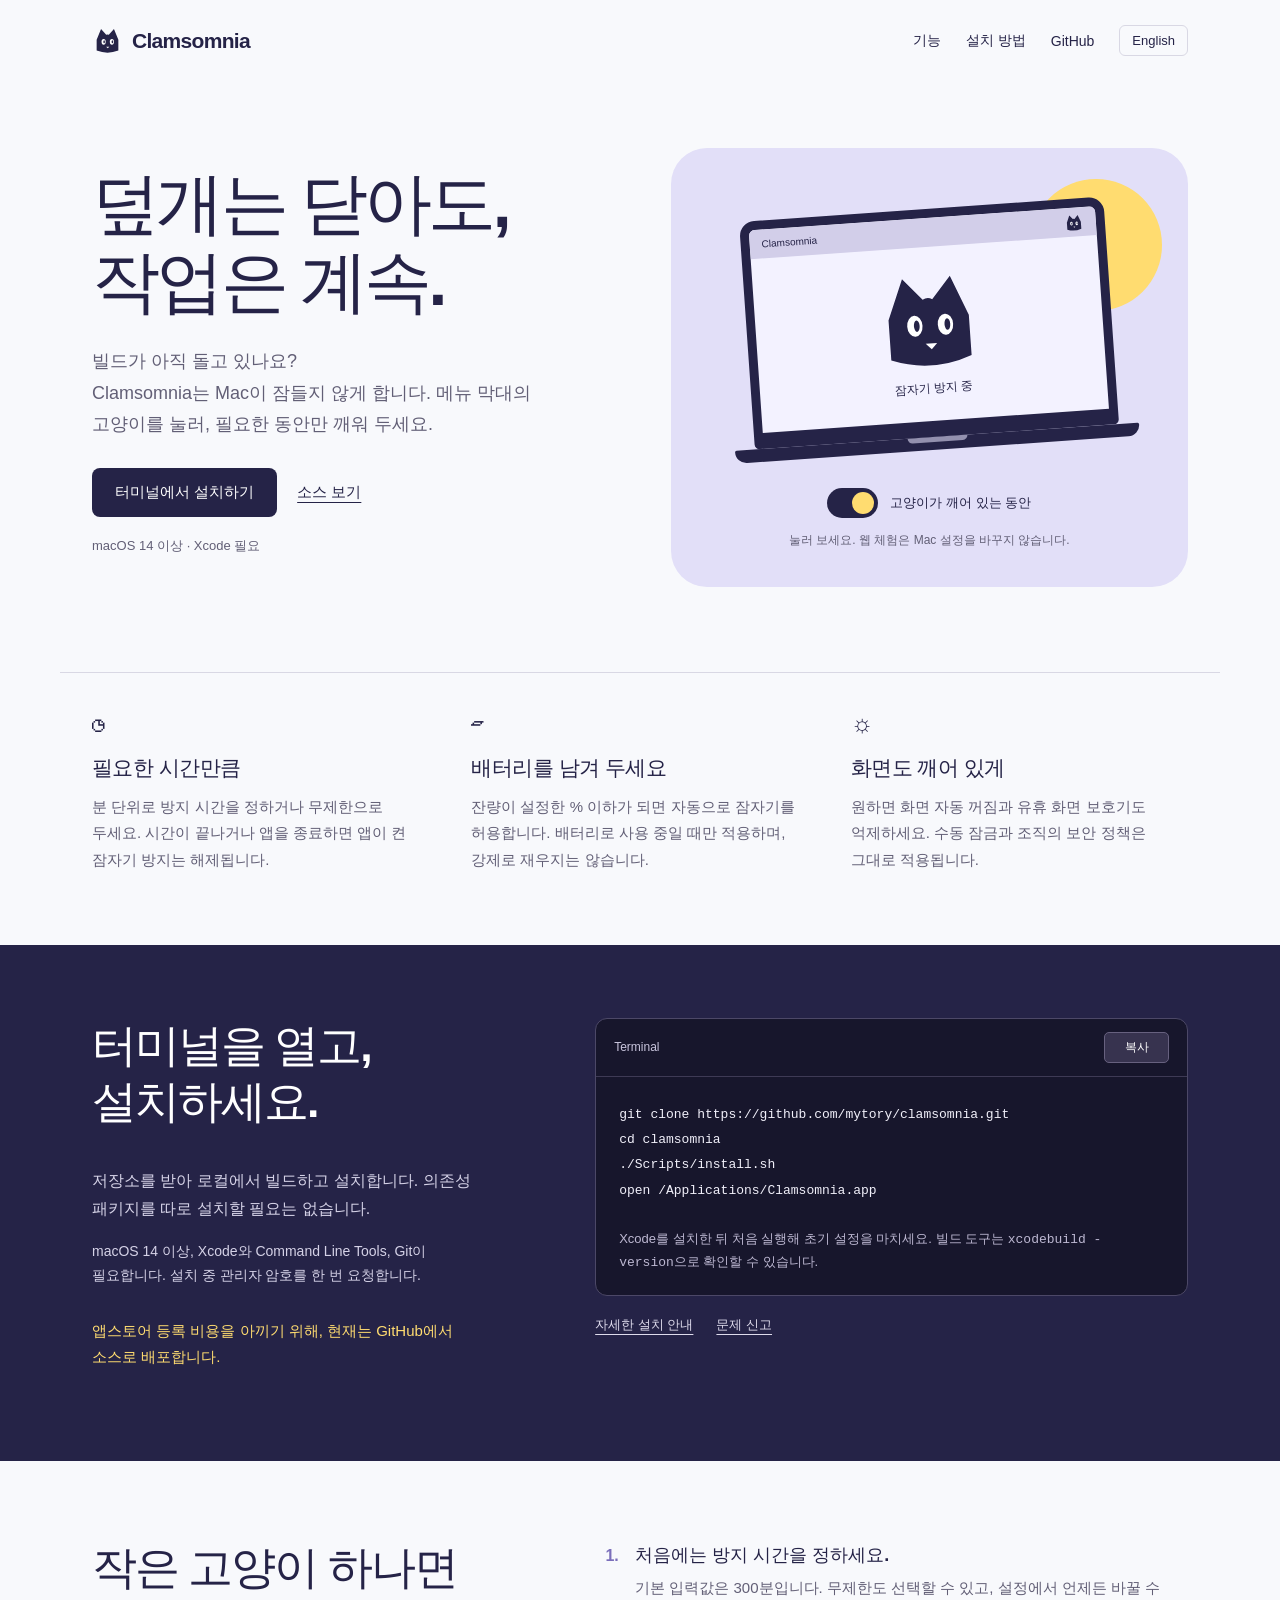
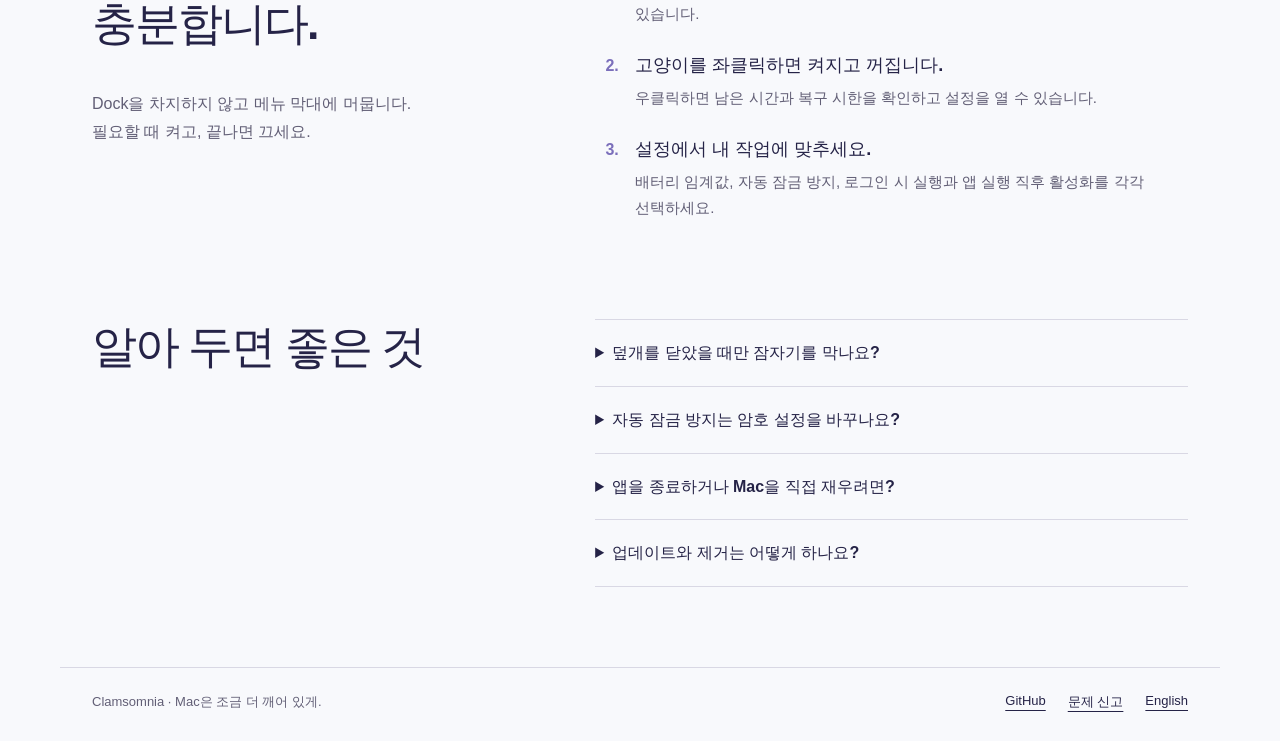
<file: docs/index.html>
<!doctype html>
<html lang="ko">
<head>
  <meta charset="utf-8"><meta name="viewport" content="width=device-width, initial-scale=1">
  <title>Clamsomnia — Mac은 조금 더 깨어 있게</title>
  <meta name="description" content="MacBook 덮개를 닫아도 작업을 이어 가세요. 메뉴 막대에서 잠자기를 제어하는 macOS 앱 Clamsomnia. 소스 설치 방법과 배터리 자동 해제 옵션을 소개합니다.">
  <meta name="theme-color" content="#252347">
  <meta property="og:title" content="Clamsomnia — Mac은 조금 더 깨어 있게"><meta property="og:description" content="메뉴 막대의 작은 고양이로 제어하는 Mac 잠자기 방지. 개발자를 위한 소스 설치 안내."><meta property="og:type" content="website"><meta property="og:url" content="https://mytory.github.io/clamsomnia/">
  <link rel="canonical" href="https://mytory.github.io/clamsomnia/">
  <link rel="alternate" hreflang="ko" href="https://mytory.github.io/clamsomnia/"><link rel="alternate" hreflang="en" href="https://mytory.github.io/clamsomnia/en/">
  <link rel="icon" href="assets/cat.svg" type="image/svg+xml"><link rel="stylesheet" href="assets/style.css"><script src="assets/main.js" defer></script>
</head>
<body>
  <a class="skip" href="#main">본문으로 건너뛰기</a>
  <header class="wrap">
    <a class="brand" href="./" aria-label="Clamsomnia 홈"><img src="assets/cat.svg" alt="" width="31" height="31">Clamsomnia</a>
    <nav aria-label="주 메뉴"><a class="nav-feature" href="#features">기능</a><a href="#install">설치 방법</a><a class="nav-source" href="https://github.com/mytory/clamsomnia">GitHub</a><a class="language" href="en/" lang="en" hreflang="en">English</a></nav>
  </header>
  <main id="main">
    <section class="hero wrap" aria-labelledby="hero-title">
      <div><h1 id="hero-title">덮개는 닫아도,<br>작업은 계속.</h1><p class="intro">빌드가 아직 돌고 있나요?<br>Clamsomnia는 Mac이 잠들지 않게 합니다. 메뉴 막대의 고양이를 눌러, 필요한 동안만 깨워 두세요.</p><div class="actions"><a class="button" href="#install">터미널에서 설치하기</a><a class="text-link" href="https://github.com/mytory/clamsomnia">소스 보기</a></div><p class="platform">macOS 14 이상 · Xcode 필요</p></div>
      <div class="stage" aria-label="잠자기 방지 체험">
        <div class="moon" aria-hidden="true"></div><div class="computer" aria-hidden="true"><div class="display"><div class="menubar"><span>Clamsomnia</span><img src="assets/cat.svg" alt=""></div><img class="cat-big" src="assets/cat.svg" alt=""><p class="screen-status">잠자기 방지 중</p></div><div class="laptop-base"></div></div>
        <div class="demo-control"><button class="switch" type="button" role="switch" aria-checked="true" aria-label="잠자기 방지 체험"></button><span class="demo-label">고양이가 깨어 있는 동안</span></div><p class="demo-hint">눌러 보세요. 웹 체험은 Mac 설정을 바꾸지 않습니다.</p>
      </div>
    </section>
    <section class="features wrap" id="features" aria-label="주요 기능">
      <article><span class="feature-symbol" aria-hidden="true">◷</span><h3>필요한 시간만큼</h3><p>분 단위로 방지 시간을 정하거나 무제한으로 두세요. 시간이 끝나거나 앱을 종료하면 앱이 켠 잠자기 방지는 해제됩니다.</p></article>
      <article><span class="feature-symbol" aria-hidden="true">▱</span><h3>배터리를 남겨 두세요</h3><p>잔량이 설정한 % 이하가 되면 자동으로 잠자기를 허용합니다. 배터리로 사용 중일 때만 적용하며, 강제로 재우지는 않습니다.</p></article>
      <article><span class="feature-symbol" aria-hidden="true">☼</span><h3>화면도 깨어 있게</h3><p>원하면 화면 자동 꺼짐과 유휴 화면 보호기도 억제하세요. 수동 잠금과 조직의 보안 정책은 그대로 적용됩니다.</p></article>
    </section>
    <section class="install-shell" id="install" aria-labelledby="install-title"><div class="wrap install-grid">
      <div class="install-copy"><h2 id="install-title">터미널을 열고,<br>설치하세요.</h2><p>저장소를 받아 로컬에서 빌드하고 설치합니다. 의존성 패키지를 따로 설치할 필요는 없습니다.</p><p class="requirements">macOS 14 이상, Xcode와 Command Line Tools, Git이 필요합니다. 설치 중 관리자 암호를 한 번 요청합니다.</p><p class="honest">앱스토어 등록 비용을 아끼기 위해, 현재는 GitHub에서 소스로 배포합니다.</p></div>
      <div><div class="terminal"><div class="terminal-bar"><span>Terminal</span><button class="copy" type="button" aria-live="polite">복사</button></div><pre><code id="install-command">git clone https://github.com/mytory/clamsomnia.git
cd clamsomnia
./Scripts/install.sh
open /Applications/Clamsomnia.app</code></pre><p class="terminal-note">Xcode를 설치한 뒤 처음 실행해 초기 설정을 마치세요. 빌드 도구는 <code>xcodebuild -version</code>으로 확인할 수 있습니다.</p></div><div class="install-links"><a href="https://github.com/mytory/clamsomnia#소스에서-빌드하고-설치하기">자세한 설치 안내</a><a href="https://github.com/mytory/clamsomnia/issues">문제 신고</a></div></div>
    </div></section>
    <section class="usage wrap" aria-labelledby="usage-title"><div class="usage-lead"><h2 id="usage-title">작은 고양이 하나면<br>충분합니다.</h2><p>Dock을 차지하지 않고 메뉴 막대에 머뭅니다. 필요할 때 켜고, 끝나면 끄세요.</p></div><ol class="steps"><li><strong>처음에는 방지 시간을 정하세요.</strong><p>기본 입력값은 300분입니다. 무제한도 선택할 수 있고, 설정에서 언제든 바꿀 수 있습니다.</p></li><li><strong>고양이를 좌클릭하면 켜지고 꺼집니다.</strong><p>우클릭하면 남은 시간과 복구 시한을 확인하고 설정을 열 수 있습니다.</p></li><li><strong>설정에서 내 작업에 맞추세요.</strong><p>배터리 임계값, 자동 잠금 방지, 로그인 시 실행과 앱 실행 직후 활성화를 각각 선택하세요.</p></li></ol></section>
    <section class="faq wrap" aria-labelledby="faq-title"><h2 id="faq-title">알아 두면 좋은 것</h2><div class="questions">
      <details><summary>덮개를 닫았을 때만 잠자기를 막나요?</summary><p>시스템 잠자기 자체를 비활성화하므로 다른 잠자기 상황에도 영향을 줍니다. 배터리 부족이나 과열 등에서는 macOS가 잠들 수 있습니다. 가방에 넣어 이동할 때는 발열과 배터리를 확인하세요.</p></details>
      <details><summary>자동 잠금 방지는 암호 설정을 바꾸나요?</summary><p>아니요. 방지 세션 동안 화면 꺼짐과 유휴 화면 보호기를 억제합니다. 이미 잠긴 화면을 풀거나 수동 잠금, 덮개 닫기, 관리자의 보안 정책을 무효화하지 않습니다. 화면 유지로 배터리 소모가 늘 수 있습니다.</p></details>
      <details><summary>앱을 종료하거나 Mac을 직접 재우려면?</summary><p>앱을 종료하면 앱이 직접 켠 방지 세션을 복구합니다. 다른 도구가 켠 방지는 종료만으로 해제하지 않습니다. 직접 재우려면 우클릭 메뉴에서 ‘방지 해제 후 잠자기’를 선택하세요.</p></details>
      <details><summary>업데이트와 제거는 어떻게 하나요?</summary><p>업데이트는 앱을 종료한 뒤 저장소에서 <code>git pull --ff-only</code>을 실행하고 <code>./Scripts/install.sh</code>로 다시 설치하세요. 제거는 앱을 종료하고 <code>./Scripts/uninstall.sh</code>를 실행하세요. 앱과 관리자 도우미가 함께 제거됩니다.</p></details>
    </div></section>
  </main>
  <footer class="wrap"><span>Clamsomnia · Mac은 조금 더 깨어 있게.</span><div class="footer-links"><a href="https://github.com/mytory/clamsomnia">GitHub</a><a href="https://github.com/mytory/clamsomnia/issues">문제 신고</a><a href="en/" lang="en">English</a></div></footer>
</body>
</html>
</file>
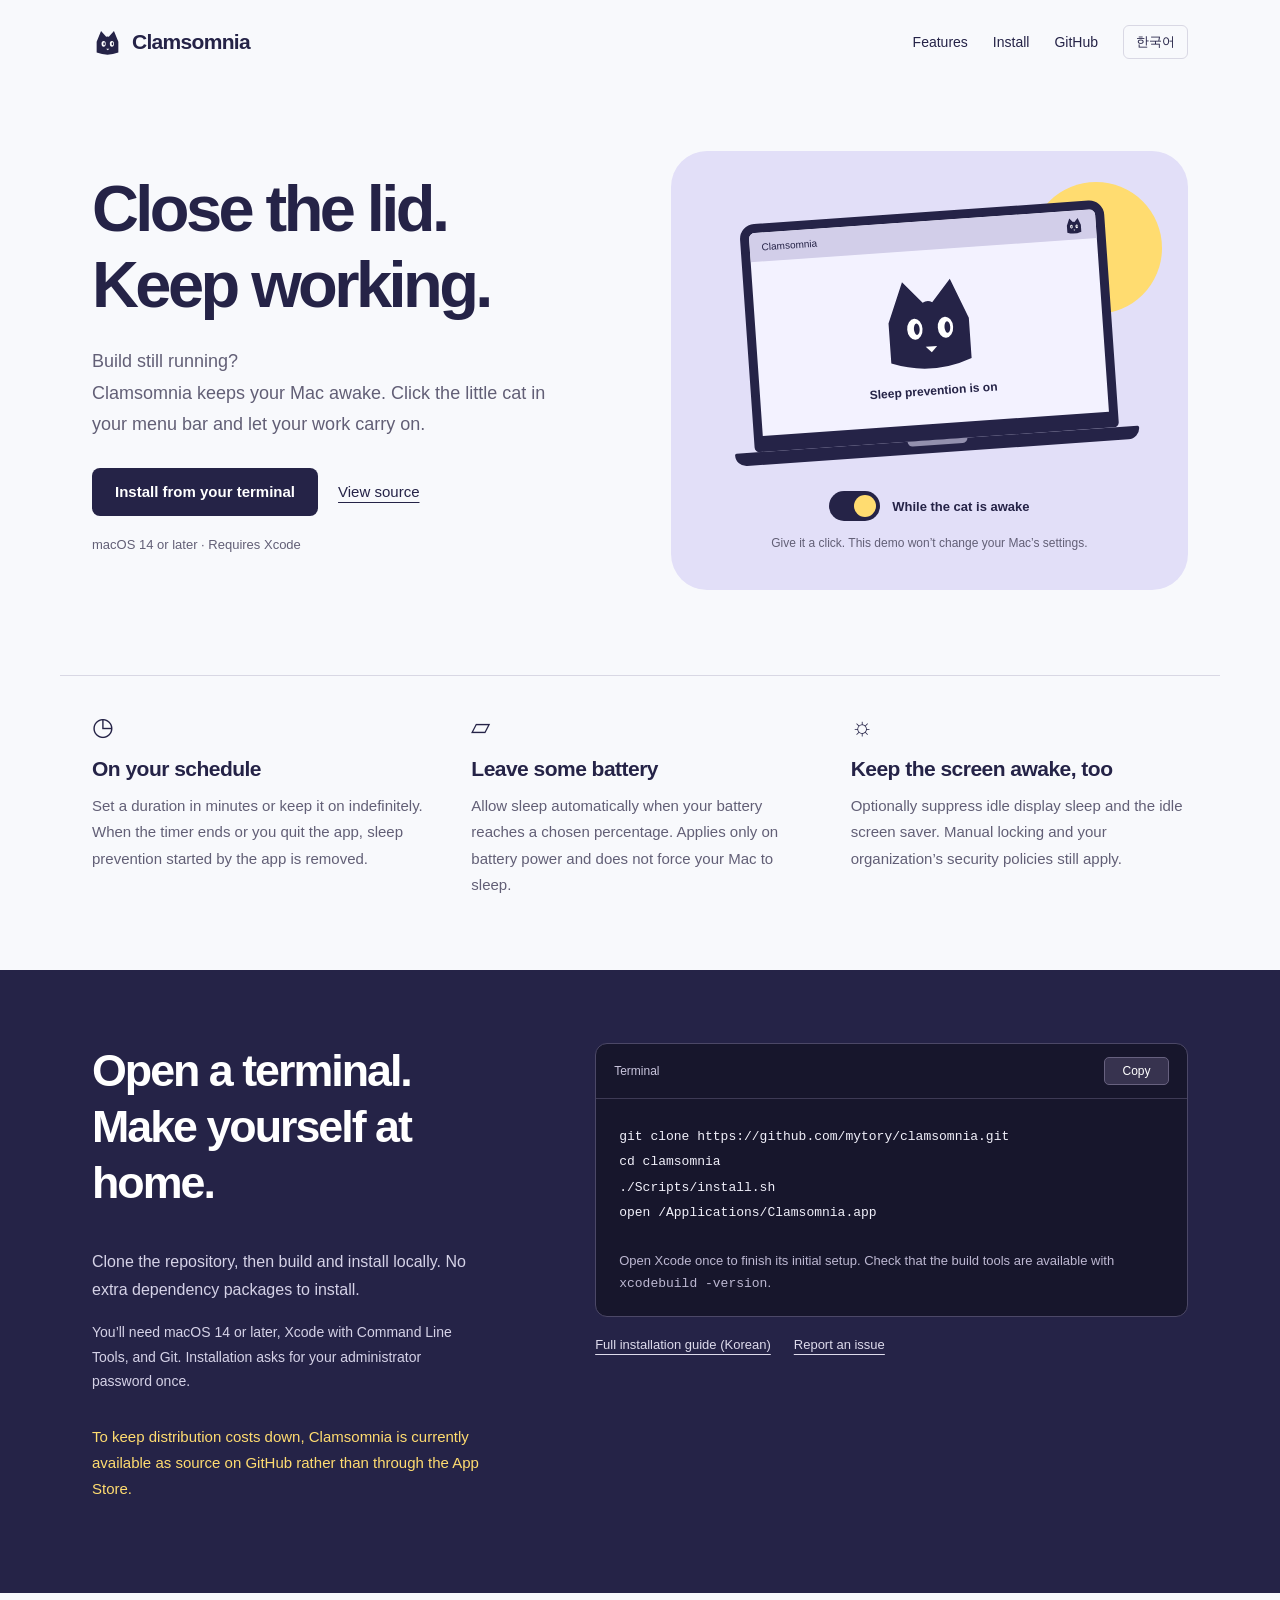
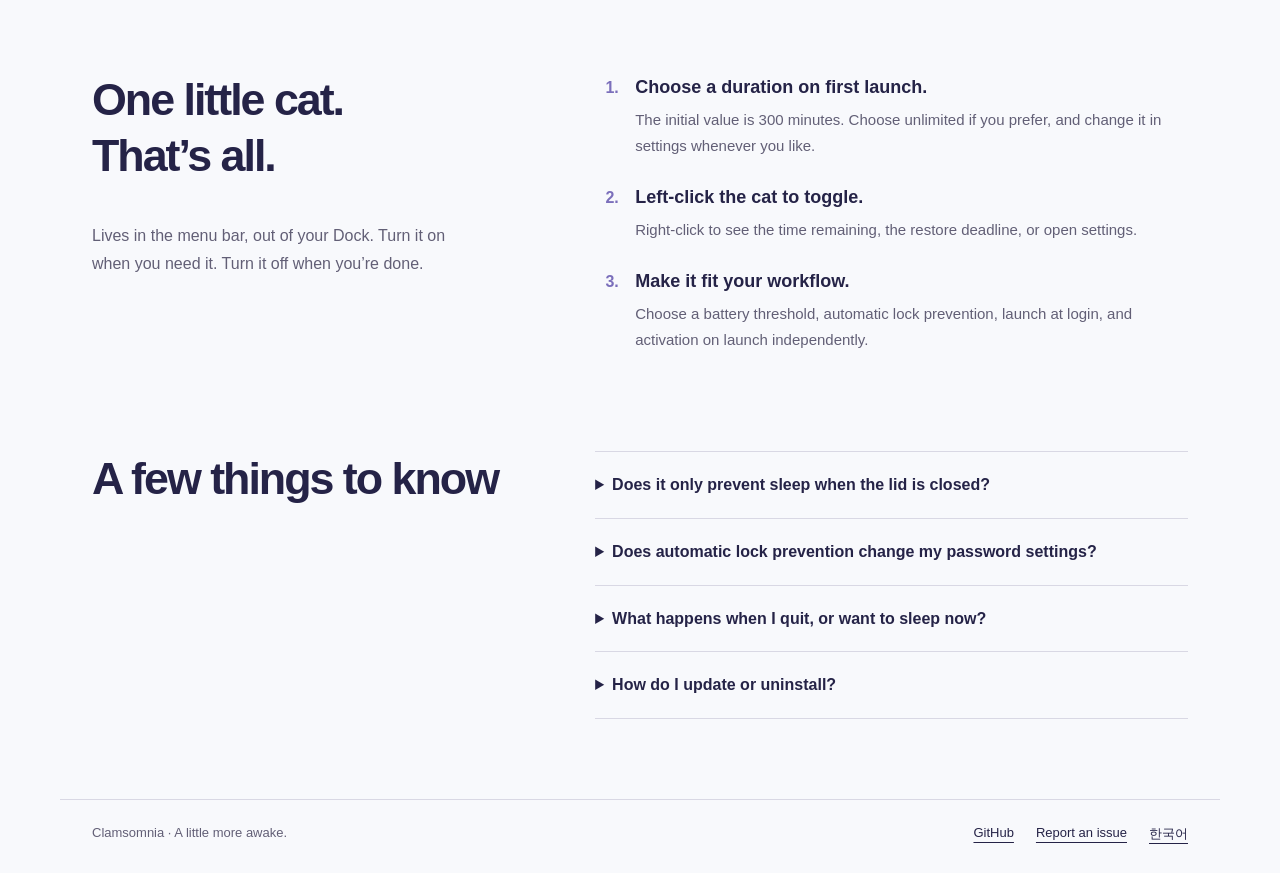
<file: docs/en/index.html>
<!doctype html>
<html lang="en">
<head>
  <meta charset="utf-8"><meta name="viewport" content="width=device-width, initial-scale=1">
  <title>Clamsomnia — A little more awake</title>
  <meta name="description" content="Keep your Mac working with the lid closed. Clamsomnia controls system sleep from the menu bar. Install from source, set a timer, and restore sleep at a battery threshold.">
  <meta name="theme-color" content="#252347">
  <meta property="og:title" content="Clamsomnia — A little more awake"><meta property="og:description" content="A little menu bar cat that keeps your Mac working. Install from source in your terminal."><meta property="og:type" content="website"><meta property="og:url" content="https://mytory.github.io/clamsomnia/en/">
  <link rel="canonical" href="https://mytory.github.io/clamsomnia/en/">
  <link rel="alternate" hreflang="ko" href="https://mytory.github.io/clamsomnia/"><link rel="alternate" hreflang="en" href="https://mytory.github.io/clamsomnia/en/">
  <link rel="icon" href="../assets/cat.svg" type="image/svg+xml"><link rel="stylesheet" href="../assets/style.css"><script src="../assets/main.js" defer></script>
</head>
<body>
  <a class="skip" href="#main">Skip to content</a>
  <header class="wrap">
    <a class="brand" href="./" aria-label="Clamsomnia home"><img src="../assets/cat.svg" alt="" width="31" height="31">Clamsomnia</a>
    <nav aria-label="Main navigation"><a class="nav-feature" href="#features">Features</a><a href="#install">Install</a><a class="nav-source" href="https://github.com/mytory/clamsomnia">GitHub</a><a class="language" href="../" lang="ko" hreflang="ko">한국어</a></nav>
  </header>
  <main id="main">
    <section class="hero wrap" aria-labelledby="hero-title">
      <div><h1 id="hero-title">Close the lid.<br>Keep working.</h1><p class="intro">Build still running?<br>Clamsomnia keeps your Mac awake. Click the little cat in your menu bar and let your work carry on.</p><div class="actions"><a class="button" href="#install">Install from your terminal</a><a class="text-link" href="https://github.com/mytory/clamsomnia">View source</a></div><p class="platform">macOS 14 or later · Requires Xcode</p></div>
      <div class="stage" aria-label="Try sleep prevention">
        <div class="moon" aria-hidden="true"></div><div class="computer" aria-hidden="true"><div class="display"><div class="menubar"><span>Clamsomnia</span><img src="../assets/cat.svg" alt=""></div><img class="cat-big" src="../assets/cat.svg" alt=""><p class="screen-status">Sleep prevention is on</p></div><div class="laptop-base"></div></div>
        <div class="demo-control"><button class="switch" type="button" role="switch" aria-checked="true" aria-label="Try sleep prevention"></button><span class="demo-label">While the cat is awake</span></div><p class="demo-hint">Give it a click. This demo won’t change your Mac’s settings.</p>
      </div>
    </section>
    <section class="features wrap" id="features" aria-label="Features">
      <article><span class="feature-symbol" aria-hidden="true">◷</span><h3>On your schedule</h3><p>Set a duration in minutes or keep it on indefinitely. When the timer ends or you quit the app, sleep prevention started by the app is removed.</p></article>
      <article><span class="feature-symbol" aria-hidden="true">▱</span><h3>Leave some battery</h3><p>Allow sleep automatically when your battery reaches a chosen percentage. Applies only on battery power and does not force your Mac to sleep.</p></article>
      <article><span class="feature-symbol" aria-hidden="true">☼</span><h3>Keep the screen awake, too</h3><p>Optionally suppress idle display sleep and the idle screen saver. Manual locking and your organization’s security policies still apply.</p></article>
    </section>
    <section class="install-shell" id="install" aria-labelledby="install-title"><div class="wrap install-grid">
      <div class="install-copy"><h2 id="install-title">Open a terminal.<br>Make yourself at home.</h2><p>Clone the repository, then build and install locally. No extra dependency packages to install.</p><p class="requirements">You’ll need macOS 14 or later, Xcode with Command Line Tools, and Git. Installation asks for your administrator password once.</p><p class="honest">To keep distribution costs down, Clamsomnia is currently available as source on GitHub rather than through the App Store.</p></div>
      <div><div class="terminal"><div class="terminal-bar"><span>Terminal</span><button class="copy" type="button" aria-live="polite">Copy</button></div><pre><code id="install-command">git clone https://github.com/mytory/clamsomnia.git
cd clamsomnia
./Scripts/install.sh
open /Applications/Clamsomnia.app</code></pre><p class="terminal-note">Open Xcode once to finish its initial setup. Check that the build tools are available with <code>xcodebuild -version</code>.</p></div><div class="install-links"><a href="https://github.com/mytory/clamsomnia#소스에서-빌드하고-설치하기">Full installation guide (Korean)</a><a href="https://github.com/mytory/clamsomnia/issues">Report an issue</a></div></div>
    </div></section>
    <section class="usage wrap" aria-labelledby="usage-title"><div class="usage-lead"><h2 id="usage-title">One little cat.<br>That’s all.</h2><p>Lives in the menu bar, out of your Dock. Turn it on when you need it. Turn it off when you’re done.</p></div><ol class="steps"><li><strong>Choose a duration on first launch.</strong><p>The initial value is 300 minutes. Choose unlimited if you prefer, and change it in settings whenever you like.</p></li><li><strong>Left-click the cat to toggle.</strong><p>Right-click to see the time remaining, the restore deadline, or open settings.</p></li><li><strong>Make it fit your workflow.</strong><p>Choose a battery threshold, automatic lock prevention, launch at login, and activation on launch independently.</p></li></ol></section>
    <section class="faq wrap" aria-labelledby="faq-title"><h2 id="faq-title">A few things to know</h2><div class="questions">
      <details><summary>Does it only prevent sleep when the lid is closed?</summary><p>It disables system sleep, so it also affects other sleep situations. macOS may still sleep under low battery or thermal conditions. Check heat and battery levels when carrying your Mac in a bag.</p></details>
      <details><summary>Does automatic lock prevention change my password settings?</summary><p>No. It suppresses idle display sleep and the idle screen saver during an app-owned prevention session. It does not unlock an already locked screen or override manual locking, lid closure, or administrator security policies. Keeping the display on can use more battery.</p></details>
      <details><summary>What happens when I quit, or want to sleep now?</summary><p>Quitting restores the sleep setting for sessions started by the app. It does not automatically remove sleep prevention started by another tool. To sleep immediately, right-click the cat and choose the command to disable prevention and sleep.</p></details>
      <details><summary>How do I update or uninstall?</summary><p>To update, quit the app, run <code>git pull --ff-only</code> in the repository, and reinstall with <code>./Scripts/install.sh</code>. To uninstall, quit the app and run <code>./Scripts/uninstall.sh</code>. This removes both the app and its privileged helper.</p></details>
    </div></section>
  </main>
  <footer class="wrap"><span>Clamsomnia · A little more awake.</span><div class="footer-links"><a href="https://github.com/mytory/clamsomnia">GitHub</a><a href="https://github.com/mytory/clamsomnia/issues">Report an issue</a><a href="../" lang="ko">한국어</a></div></footer>
</body>
</html>
</file>
<file: docs/assets/style.css>
@charset "UTF-8";
:root{--ink:#252347;--muted:#625f76;--paper:#f8f9fc;--lilac:#e2dff8;--yellow:#ffdc70;--line:#d9d8e4;--white:#fff;font-family:-apple-system,BlinkMacSystemFont,"Apple SD Gothic Neo","Segoe UI",sans-serif;color:var(--ink);background:var(--paper);font-synthesis:none}
*{box-sizing:border-box}html{scroll-behavior:smooth;scroll-padding-top:30px}body{margin:0}a{color:inherit;text-underline-offset:5px}button{font:inherit}a:focus-visible,button:focus-visible,summary:focus-visible{outline:3px solid #6855cb;outline-offset:5px}button{cursor:pointer}p{line-height:1.75;word-break:keep-all}h1,h2,h3,p{margin-top:0}h1,h2,h3{word-break:keep-all}h1{font-size:clamp(44px,5.3vw,74px);line-height:1.16;letter-spacing:-.055em;margin-bottom:24px}h2{font-size:clamp(30px,3.5vw,46px);letter-spacing:-.045em;line-height:1.25}h3{font-size:21px;letter-spacing:-.025em}button,a{-webkit-tap-highlight-color:transparent}.wrap{max-width:1160px;margin:auto;padding:0 32px}.skip{position:absolute;left:24px;top:-80px;padding:12px;background:white;z-index:10}.skip:focus{top:12px}
header{display:flex;align-items:center;justify-content:space-between;padding-top:25px!important;padding-bottom:25px!important;gap:20px}.brand{display:flex;align-items:center;gap:9px;text-decoration:none;font-size:21px;font-weight:750;letter-spacing:-.7px}.brand img{width:31px;height:31px}nav{display:flex;align-items:center;gap:25px;font-size:14px}nav a{text-decoration:none}nav a:hover{text-decoration:underline}.language{border:1px solid var(--line);padding:7px 12px;border-radius:6px;font-size:13px}
.hero{display:grid;grid-template-columns:1.03fr 1fr;gap:46px;align-items:center;padding-top:67px;padding-bottom:85px}.intro{font-size:18px;color:var(--muted);max-width:480px;margin-bottom:27px}.platform{font-size:13px;color:var(--muted);margin-top:18px}.actions{display:flex;align-items:center;gap:20px;flex-wrap:wrap}.button{display:inline-flex;align-items:center;justify-content:center;background:var(--ink);color:white;text-decoration:none;padding:15px 23px;border-radius:8px;font-size:15px;font-weight:650;min-height:48px}.text-link{font-size:15px}.stage{background:var(--lilac);border-radius:36px;min-height:425px;position:relative;display:flex;flex-direction:column;align-items:center;justify-content:center;padding:36px 28px;overflow:hidden}.moon{position:absolute;background:var(--yellow);width:132px;height:132px;border-radius:50%;top:31px;right:26px}.computer{position:relative;width:100%;max-width:365px;transform:rotate(-4deg);margin-top:25px}.display{height:228px;border:9px solid var(--ink);border-bottom-width:16px;border-radius:15px 15px 5px 5px;background:#f3f2ff;position:relative;overflow:hidden}.menubar{height:29px;background:#d2cee9;display:flex;align-items:center;justify-content:space-between;padding:0 12px;font-size:10px}.menubar img{width:20px;height:20px}.cat-big{display:block;width:115px;height:115px;margin:16px auto 0}.laptop-base{height:13px;background:var(--ink);border-radius:2px 2px 14px 14px;margin:0 -20px}.laptop-base:before{content:"";display:block;width:60px;height:5px;background:#9390ae;margin:auto;border-radius:0 0 6px 6px}.screen-status{text-align:center;font-size:12px;font-weight:600;margin:0}.demo-control{margin-top:38px;display:flex;align-items:center;gap:12px;z-index:1}.switch{width:51px;height:30px;background:var(--ink);border:0;border-radius:20px;padding:4px;display:flex;align-items:center}.switch:before{content:"";width:22px;height:22px;border-radius:50%;background:var(--yellow);transform:translateX(21px);transition:transform .2s}.switch[aria-checked=false]{background:#8d89a5}.switch[aria-checked=false]:before{transform:translateX(0);background:white}.demo-label{font-size:13px;font-weight:600}.demo-hint{font-size:12px;color:var(--muted);margin:12px 0 0;z-index:1}.stage.is-off .cat-big{opacity:.32}.stage.is-off .moon{background:#cbc6e5}.stage.is-off .display{background:#e4e1ef}
.features{border-top:1px solid var(--line);padding-top:36px;padding-bottom:72px;display:grid;grid-template-columns:repeat(3,1fr);gap:42px}.features h3{margin-bottom:12px}.features p{font-size:15px;color:var(--muted);margin:0}.feature-symbol{font-size:25px;display:block;margin-bottom:16px;font-weight:400}.install-shell{background:var(--ink);color:white;padding:73px 0 76px}.install-grid{display:grid;grid-template-columns:.85fr 1.15fr;gap:65px}.install-copy p{color:#d5d2e7;font-size:16px;max-width:390px}.install-copy .honest{color:var(--yellow);font-size:15px;margin-top:30px}.requirements{font-size:14px!important}.terminal{background:#17162c;border:1px solid #4c4867;border-radius:12px;overflow:hidden;align-self:start}.terminal-bar{display:flex;align-items:center;justify-content:space-between;border-bottom:1px solid #3e3a55;padding:13px 18px;font-size:12px;color:#c9c5dd}.copy{background:#37334f;color:white;border:1px solid #67617f;border-radius:5px;font-size:12px;min-width:65px;padding:6px 10px}pre{margin:0;overflow-x:auto;padding:25px 23px;line-height:1.95;font-size:13px;color:#f1f0fa;tab-size:2}code{font-family:"SFMono-Regular",Consolas,monospace}.terminal-note{font-size:13px;color:#bdb8d2;margin:0;padding:0 23px 22px;line-height:1.65}.install-links{display:flex;gap:23px;font-size:13px;margin-top:20px;color:#dedbec}
.usage{padding-top:79px;padding-bottom:75px;display:grid;grid-template-columns:.85fr 1.15fr;gap:65px}.usage-lead p{color:var(--muted);max-width:360px}.steps{margin:0;padding-left:28px}.steps li{padding:0 0 23px 12px;line-height:1.7}.steps li::marker{color:#7b6fbb;font-weight:700}.steps strong{display:block;margin-bottom:4px;font-size:18px}.steps p{font-size:15px;color:var(--muted);margin:0}.faq{padding-bottom:80px;display:grid;grid-template-columns:.85fr 1.15fr;gap:65px}.questions{border-top:1px solid var(--line)}details{border-bottom:1px solid var(--line);padding:20px 0}summary{cursor:pointer;font-weight:600;line-height:1.6;padding-right:10px}details p{font-size:14px;color:var(--muted);margin:14px 0 0}footer{border-top:1px solid var(--line);padding-top:25px!important;padding-bottom:30px!important;display:flex;justify-content:space-between;gap:24px;font-size:13px;color:var(--muted)}footer a{color:var(--ink)}.footer-links{display:flex;gap:22px}
.stage.is-off .cat-big{opacity:1}
@media(min-width:1000px){html[lang=en] h1{font-size:65px}}
@media(max-width:800px){.wrap{padding-left:24px;padding-right:24px}nav{gap:15px}nav .nav-feature{display:none}.hero{grid-template-columns:1fr;gap:35px;padding-top:35px;padding-bottom:46px}.intro{max-width:580px}.stage{min-height:390px;max-width:600px;width:100%;justify-self:center}.features{gap:25px;padding-bottom:48px}.install-grid,.usage,.faq{grid-template-columns:1fr;gap:28px}.install-shell{padding:49px 0}.install-copy p{max-width:600px}.install-copy .honest{margin-top:18px}.usage{padding-top:50px;padding-bottom:30px}.faq{padding-bottom:50px}.faq h2{margin-bottom:0}h1{max-width:620px}h2{margin-bottom:18px}}
@media(max-width:480px){.wrap{padding-left:20px;padding-right:20px}header{gap:12px}.brand{font-size:19px;gap:5px}.brand img{width:26px}nav{gap:13px}nav .nav-source{display:none}h1{font-size:43px}.intro{font-size:16px}.features{grid-template-columns:1fr;gap:27px}.feature-symbol{float:left;width:42px;margin:0}.features h3,.features p{margin-left:42px}.features h3{font-size:19px}.stage{padding:30px 27px;min-height:350px;border-radius:25px}.display{height:204px}.cat-big{width:95px;height:95px}.moon{width:105px;height:105px}.demo-control{margin-top:31px}pre{font-size:11px;padding:20px 16px}.terminal-note{padding-left:16px;padding-right:16px}footer{flex-direction:column;gap:15px}.actions{gap:18px}}
@media(prefers-reduced-motion:reduce){html{scroll-behavior:auto}*,*:before{transition:none!important}}
</file>
